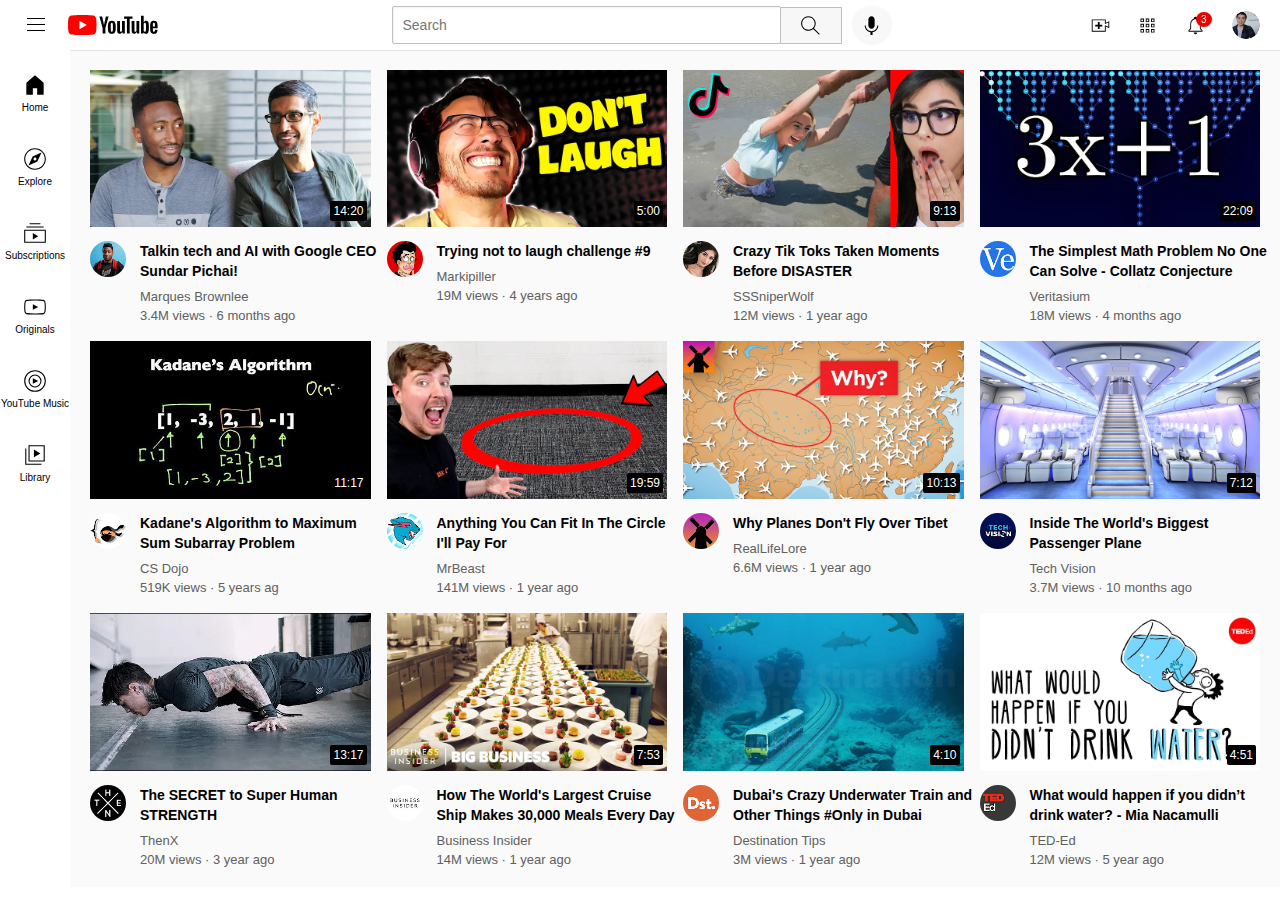
<file: index.html>
<!DOCTYPE html>
<html lang="en">
<head>
    <meta charset="UTF-8">
    <meta http-equiv="X-UA-Compatible" content="IE=edge">
    <meta name="viewport" content="width=device-width, initial-scale=1.0">
    <title>YouTube Clone</title>
    <link rel="stylesheet" href="styles-CSS-files/YT-Video.css">
    <link rel="stylesheet" href="styles-CSS-files/YT-Header.css">
    <link rel="stylesheet" href="styles-CSS-files/YT-General.css">
    <link rel="stylesheet" href="styles-CSS-files/YT-SideBar.css">
</head>

<body>

    <!-- Head-Top Section: Start -->    

    <header class="header">



        <div class="left-sec">
            <img class="hamburger-menu-icon" src="Header-pics/hamburger-menu-icon.svg" alt="">
            <img class="youtube-logo" src="Header-pics/youtube-logo.svg" alt="">
        </div>

        <div class="middle-sec"> 

            <input class="search-bar" type="text" placeholder="Search" >

            <button class="search-btn">
                <img class="search-icon" src="Header-pics/search-icon.svg" alt="">
                <div class="tooltip">Search</div>
            </button>

            <button class="voice-search-btn">
                <img class="voice-search-icon" src="Header-pics/voice-search-icon.svg" alt="">
                <div class="tooltip"> Search with your voice </div>
            </button>

        </div>

        <div class="right-sec">
            <div class="upload-video-container">
                <img class="upload-video-icon" src="Header-pics/upload-video-cam.svg" alt="">
                <div class="tooltip"> Create </div>
            </div>

            <div class="youtube-apps-container">
                <img class="youtube-apps-icon" src="Header-pics/youtube-apps-icon.svg" alt="">
                <div class="tooltip">YouTube apps</div>

            </div>
            <div class="notifications-icon-container">
                <img class="notifications-icon" src="Header-pics/notifications-icon.svg" alt="">
                <div class="notifications-count">3</div>
                <div class="tooltip"> Notifications </div>

            </div>
            <img class="user-profile-pic" src="Header-pics/user-profile-pic.jpeg" alt="">
        </div>

    </header>
    
    <!-- Head-Top Section: End -->


    <!-- Side Bar: Section -->

    <nav class="side-bar">
        <div class="sidebar-links">
            <img src="side-bar-icons/home-icon.svg" alt="">
            <div>Home</div>
        </div>
        <div class="sidebar-links">
            <img src="side-bar-icons/explore-icon.svg" alt="">
            <div>Explore</div>
        </div>
        <div class="sidebar-links">
            <img src="side-bar-icons/subscriptions-icon.svg" alt="">
            <div>Subscriptions</div>
        </div>
        <div class="sidebar-links">
            <img src="side-bar-icons/youtube-originals-icon.svg" alt="">
            <div>Originals</div>
        </div>
        <div class="sidebar-links">
            <img src="side-bar-icons/youtube-music-icon.svg" alt="">
            <div>YouTube Music</div>
        </div>
        <div class="sidebar-links">
            <img src="side-bar-icons/library-icon.svg" alt="">
            <div>Library</div>
        </div>
    </nav>

    <!-- Side Bar: End -->



    <!-- 12 Video-preview boxes: Start -->

    <main>
        <section class="video-grid">
        <a href="https://www.youtube.com/watch?v=n2RNcPRtAiY">
            <div class="video-preview">
                
                <div class="thumbnail-row" >
                    <img class="thumbnail" src="thumbnails/thumbnail-1.webp" alt="">
                    <div class="video-time">14:20 </div>
                </div>

                <div class="video-info-grid">

                    <div class="channel-pic">
                        <img class="profile-pic" src="channel-pics/channel-1.jpeg" alt="">
                    </div>

                    <div class="video-info">
                        <p class="video-title">Talkin tech and AI with Google CEO Sundar Pichai!</p>
                        <p class="video-author">Marques Brownlee</p>
                        <p class="video-stats">3.4M views &#183; 6 months ago</p>
                    </div>

                </div>
            </div>
            </a>
           

            <div class="video-preview">
                
                <div class="thumbnail-row" >
                    <img class="thumbnail" src="thumbnails/thumbnail-2.webp" alt="">
                    <div class="video-time">5:00 </div>
                </div>

                <div class="video-info-grid">
                    <div class="channel-pic">
                        <img class="profile-pic" src="channel-pics/channel-2.jpeg" alt="">
                    </div>

                    <div class="video-info">
                        <p class="video-title">Trying not to laugh challenge #9</p>
                        <p class="video-author">Markipiller</p>
                        <p class="video-stats">19M views &#183; 4 years ago</p>
                    </div>
                </div>
            </div>
        
            <div class="video-preview">
                
                <div class="thumbnail-row" >
                    <img class="thumbnail" src="thumbnails/thumbnail-3.webp" alt="">
                    <div class="video-time">9:13</div>
                </div>
                <div class="video-info-grid">

                    <div class="channel-pic">
                        <img class="profile-pic" src="channel-pics/channel-3.jpeg" alt="">
                    </div>

                    <div class="video-info">
                        <p class="video-title">Crazy Tik Toks Taken Moments Before DISASTER</p>
                        <p class="video-author">SSSniperWolf</p>
                        <p class="video-stats">12M views  &#183; 1 year ago</p>
                    </div>
                </div>
            </div>

            <div class="video-preview">
            
                <div class="thumbnail-row" >
                    <img class="thumbnail" src="thumbnails/thumbnail-4.webp" alt="">
                    <div class="video-time">22:09</div>
                </div>
                <div class="video-info-grid">
                    <div class="channel-pic">
                        <img class="profile-pic" src="channel-pics/channel-4.jpeg" alt="">
                    </div>

                    <div class="video-info">
                        <p class="video-title">The Simplest Math Problem No One Can Solve - Collatz Conjecture</p>
                        <p class="video-author">Veritasium</p>
                        <p class="video-stats">18M views  &#183; 4 months ago</p>
                    </div>
                </div>
            </div>

            <div class="video-preview">
            
                <div class="thumbnail-row" >
                    <img class="thumbnail" src="thumbnails/thumbnail-5.webp" alt="">
                    <div class="video-time">11:17</div>
                </div>
                <div class="video-info-grid">
                    <div class="channel-pic">
                        <img class="profile-pic" src="channel-pics/channel-5.jpeg" alt="">
                    </div>

                    <div class="video-info">
                        <p class="video-title">Kadane's Algorithm to Maximum Sum Subarray Problem</p>
                        <p class="video-author">CS Dojo</p>
                        <p class="video-stats">519K views  &#183; 5 years ag</p>
                    </div>
                </div>

            </div>

            <div class="video-preview">
            
                <div class="thumbnail-row" >
                    <img class="thumbnail" src="thumbnails/thumbnail-6.webp" alt="">
                    <div class="video-time">19:59</div>
                </div>
                <div class="video-info-grid">
                    <div class="channel-pic">
                        <img class="profile-pic" src="channel-pics/channel-6.jpeg" alt="">
                    </div>

                    <div class="video-info">
                        <p class="video-title">Anything You Can Fit In The Circle I'll Pay For</p>
                        <p class="video-author">MrBeast</p>
                        <p class="video-stats">141M views  &#183; 1 year ago</p>
                    </div>
                </div>
            </div>

            <div class="video-preview">
            
                <div class="thumbnail-row" >
                    <img class="thumbnail" src="thumbnails/thumbnail-7.webp" alt="">
                    <div class="video-time">10:13</div>
                </div>
                <div class="video-info-grid">
                    <div class="channel-pic">
                        <img class="profile-pic" src="channel-pics/channel-7.jpeg" alt="">
                    </div>

                    <div class="video-info">
                        <p class="video-title"> Why Planes Don't Fly Over Tibet</p>
                        <p class="video-author">RealLifeLore</p>
                        <p class="video-stats">6.6M views  &#183; 1 year ago</p>
                    </div>
                </div>
            </div>

            <div class="video-preview">
            
                <div class="thumbnail-row" >
                    <img class="thumbnail" src="thumbnails/thumbnail-8.webp" alt="">
                    <div class="video-time">7:12</div>
                </div>
                <div class="video-info-grid">
                    <div class="channel-pic">
                        <img class="profile-pic" src="channel-pics/channel-8.jpeg" alt="">
                    </div>

                    <div class="video-info">
                        <p class="video-title">Inside The World's Biggest Passenger Plane</p>
                        <p class="video-author">Tech Vision</p>
                        <p class="video-stats">3.7M views  &#183; 10 months ago</p>
                    </div>
                </div>
            </div>
            
            <div class="video-preview">
            
                <div class="thumbnail-row" >
                    <img class="thumbnail" src="thumbnails/thumbnail-9.webp" alt="">
                    <div class="video-time">13:17</div>
                </div>
                <div class="video-info-grid">
                    <div class="channel-pic">
                        <img class="profile-pic" src="channel-pics/channel-9.jpeg" alt="">
                    </div>

                    <div class="video-info">
                        <p class="video-title">The SECRET to Super Human STRENGTH</p>
                        <p class="video-author">ThenX</p>
                        <p class="video-stats">20M views  &#183; 3 year ago</p>
                    </div>
                </div>
            </div>

            <div class="video-preview">
            
                <div class="thumbnail-row" >
                    <img class="thumbnail" src="thumbnails/thumbnail-10.webp" alt="">
                    <div class="video-time">7:53</div>
                </div>
                <div class="video-info-grid">
                    <div class="channel-pic">
                        <img class="profile-pic" src="channel-pics/channel-10.jpeg" alt="">
                    </div>

                    <div class="video-info">
                        <p class="video-title">How The World's Largest Cruise Ship Makes 30,000 Meals Every Day</p>
                        <p class="video-author">Business Insider</p>
                        <p class="video-stats">14M views  &#183; 1 year ago</p>
                    </div>
                </div>
            </div>

        <div class="video-preview">
            
                <div class="thumbnail-row" >
                    <img class="thumbnail" src="thumbnails/thumbnail-11.webp" alt="">
                    <div class="video-time">4:10</div>
                </div>
                <div class="video-info-grid">
                    <div class="channel-pic">
                        <img class="profile-pic" src="channel-pics/channel-11.jpeg" alt="">
                    </div>

                    <div class="video-info">
                        <p class="video-title">Dubai's Crazy Underwater Train and Other Things #Only in Dubai</p>
                        <p class="video-author">Destination Tips</p>
                        <p class="video-stats">3M views  &#183; 1 year ago</p>
                    </div>
                </div>
            </div>

            <div class="video-preview">
            
                <div class="thumbnail-row" >
                    <img class="thumbnail" src="thumbnails/thumbnail-12.webp" alt="">
                    <div class="video-time">4:51</div>
                </div>
                <div class="video-info-grid">
                    <div class="channel-pic">
                        <img class="profile-pic" src="channel-pics/channel-12.jpeg" alt="">
                    </div>

                    <div class="video-info">
                        <p class="video-title">What would happen if you didn’t drink water? - Mia Nacamulli</p>
                        <p class="video-author">TED-Ed</p>
                        <p class="video-stats">12M views  &#183; 5 year ago</p>
                    </div>
                </div>
            </div>
            
        </section>
    </main>

    <!-- 12 Video-preview boxes: End -->





    


</body>
</html>
</file>
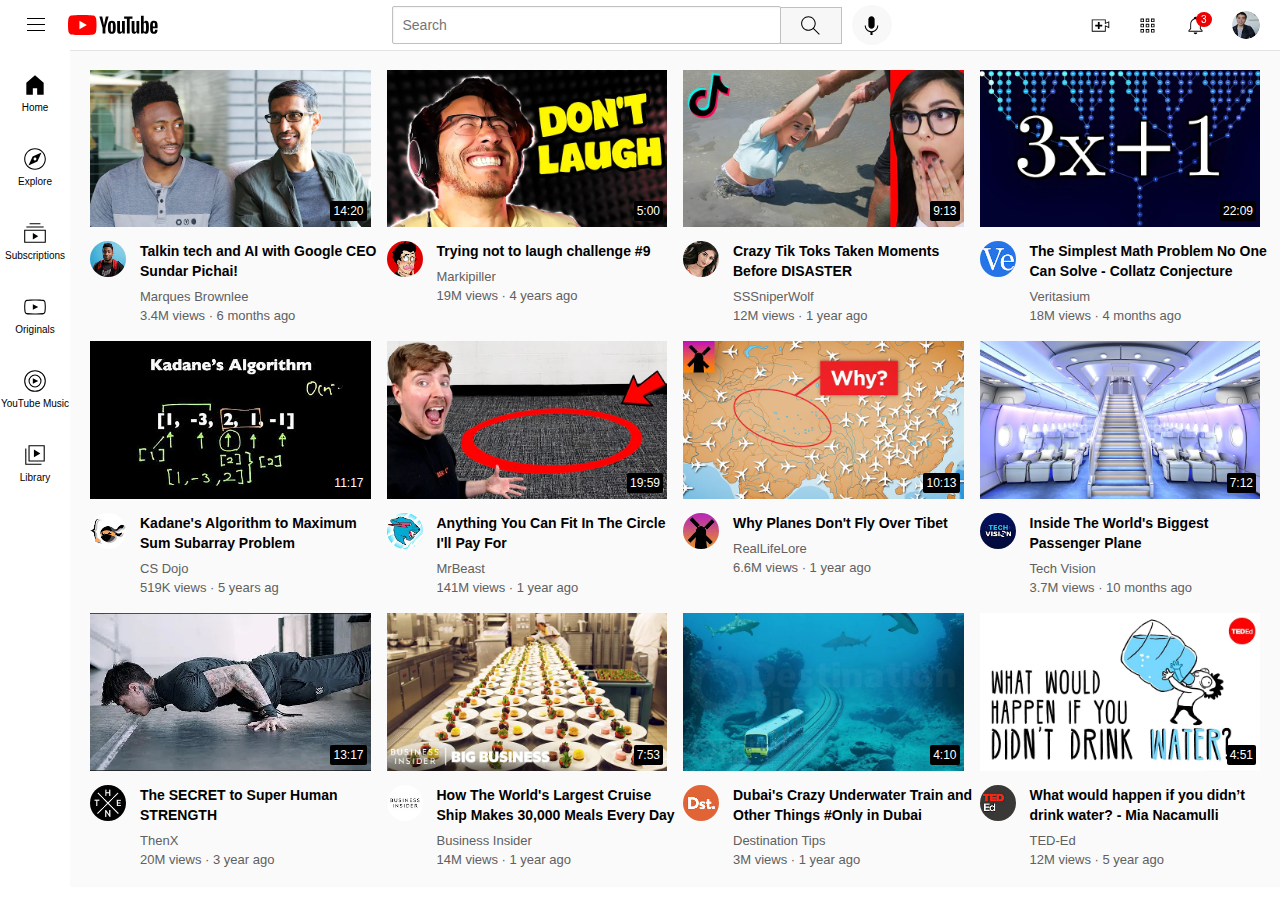
<file: webYT.html>
<!DOCTYPE html>
<html lang="en">
<head>
    <meta charset="UTF-8">
    <meta http-equiv="X-UA-Compatible" content="IE=edge">
    <meta name="viewport" content="width=device-width, initial-scale=1.0">
    <title>YouTube Clone</title>
    <link rel="stylesheet" href="styles-CSS-files/YT-Video.css">
    <link rel="stylesheet" href="styles-CSS-files/YT-Header.css">
    <link rel="stylesheet" href="styles-CSS-files/YT-General.css">
    <link rel="stylesheet" href="styles-CSS-files/YT-SideBar.css">
</head>

<body>

    <!-- Head-Top Section: Start -->    

    <header class="header">



        <div class="left-sec">
            <img class="hamburger-menu-icon" src="Header-pics/hamburger-menu-icon.svg" alt="">
            <img class="youtube-logo" src="Header-pics/youtube-logo.svg" alt="">
        </div>

        <div class="middle-sec"> 

            <input class="search-bar" type="text" placeholder="Search" >

            <button class="search-btn">
                <img class="search-icon" src="Header-pics/search-icon.svg" alt="">
                <div class="tooltip">Search</div>
            </button>

            <button class="voice-search-btn">
                <img class="voice-search-icon" src="Header-pics/voice-search-icon.svg" alt="">
                <div class="tooltip"> Search with your voice </div>
            </button>

        </div>

        <div class="right-sec">
            <div class="upload-video-container">
                <img class="upload-video-icon" src="Header-pics/upload-video-cam.svg" alt="">
                <div class="tooltip"> Create </div>
            </div>

            <div class="youtube-apps-container">
                <img class="youtube-apps-icon" src="Header-pics/youtube-apps-icon.svg" alt="">
                <div class="tooltip">YouTube apps</div>

            </div>
            <div class="notifications-icon-container">
                <img class="notifications-icon" src="Header-pics/notifications-icon.svg" alt="">
                <div class="notifications-count">3</div>
                <div class="tooltip"> Notifications </div>

            </div>
            <img class="user-profile-pic" src="Header-pics/user-profile-pic.jpeg" alt="">
        </div>

    </header>
    
    <!-- Head-Top Section: End -->


    <!-- Side Bar: Section -->

    <nav class="side-bar">
        <div class="sidebar-links">
            <img src="side-bar-icons/home-icon.svg" alt="">
            <div>Home</div>
        </div>
        <div class="sidebar-links">
            <img src="side-bar-icons/explore-icon.svg" alt="">
            <div>Explore</div>
        </div>
        <div class="sidebar-links">
            <img src="side-bar-icons/subscriptions-icon.svg" alt="">
            <div>Subscriptions</div>
        </div>
        <div class="sidebar-links">
            <img src="side-bar-icons/youtube-originals-icon.svg" alt="">
            <div>Originals</div>
        </div>
        <div class="sidebar-links">
            <img src="side-bar-icons/youtube-music-icon.svg" alt="">
            <div>YouTube Music</div>
        </div>
        <div class="sidebar-links">
            <img src="side-bar-icons/library-icon.svg" alt="">
            <div>Library</div>
        </div>
    </nav>

    <!-- Side Bar: End -->



    <!-- 12 Video-preview boxes: Start -->

    <main>
        <section class="video-grid">

            <div class="video-preview">
                
                <div class="thumbnail-row" >
                    <img class="thumbnail" src="thumbnails/thumbnail-1.webp" alt="">
                    <div class="video-time">14:20 </div>
                </div>

                <div class="video-info-grid">

                    <div class="channel-pic">
                        <img class="profile-pic" src="channel-pics/channel-1.jpeg" alt="">
                    </div>

                    <div class="video-info">
                        <p class="video-title">Talkin tech and AI with Google CEO Sundar Pichai!</p>
                        <p class="video-author">Marques Brownlee</p>
                        <p class="video-stats">3.4M views &#183; 6 months ago</p>
                    </div>

                </div>
            </div>

            <div class="video-preview">
                
                <div class="thumbnail-row" >
                    <img class="thumbnail" src="thumbnails/thumbnail-2.webp" alt="">
                    <div class="video-time">5:00 </div>
                </div>

                <div class="video-info-grid">
                    <div class="channel-pic">
                        <img class="profile-pic" src="channel-pics/channel-2.jpeg" alt="">
                    </div>

                    <div class="video-info">
                        <p class="video-title">Trying not to laugh challenge #9</p>
                        <p class="video-author">Markipiller</p>
                        <p class="video-stats">19M views &#183; 4 years ago</p>
                    </div>
                </div>
            </div>
        
            <div class="video-preview">
                
                <div class="thumbnail-row" >
                    <img class="thumbnail" src="thumbnails/thumbnail-3.webp" alt="">
                    <div class="video-time">9:13</div>
                </div>
                <div class="video-info-grid">

                    <div class="channel-pic">
                        <img class="profile-pic" src="channel-pics/channel-3.jpeg" alt="">
                    </div>

                    <div class="video-info">
                        <p class="video-title">Crazy Tik Toks Taken Moments Before DISASTER</p>
                        <p class="video-author">SSSniperWolf</p>
                        <p class="video-stats">12M views  &#183; 1 year ago</p>
                    </div>
                </div>
            </div>

            <div class="video-preview">
            
                <div class="thumbnail-row" >
                    <img class="thumbnail" src="thumbnails/thumbnail-4.webp" alt="">
                    <div class="video-time">22:09</div>
                </div>
                <div class="video-info-grid">
                    <div class="channel-pic">
                        <img class="profile-pic" src="channel-pics/channel-4.jpeg" alt="">
                    </div>

                    <div class="video-info">
                        <p class="video-title">The Simplest Math Problem No One Can Solve - Collatz Conjecture</p>
                        <p class="video-author">Veritasium</p>
                        <p class="video-stats">18M views  &#183; 4 months ago</p>
                    </div>
                </div>
            </div>

            <div class="video-preview">
            
                <div class="thumbnail-row" >
                    <img class="thumbnail" src="thumbnails/thumbnail-5.webp" alt="">
                    <div class="video-time">11:17</div>
                </div>
                <div class="video-info-grid">
                    <div class="channel-pic">
                        <img class="profile-pic" src="channel-pics/channel-5.jpeg" alt="">
                    </div>

                    <div class="video-info">
                        <p class="video-title">Kadane's Algorithm to Maximum Sum Subarray Problem</p>
                        <p class="video-author">CS Dojo</p>
                        <p class="video-stats">519K views  &#183; 5 years ag</p>
                    </div>
                </div>

            </div>

            <div class="video-preview">
            
                <div class="thumbnail-row" >
                    <img class="thumbnail" src="thumbnails/thumbnail-6.webp" alt="">
                    <div class="video-time">19:59</div>
                </div>
                <div class="video-info-grid">
                    <div class="channel-pic">
                        <img class="profile-pic" src="channel-pics/channel-6.jpeg" alt="">
                    </div>

                    <div class="video-info">
                        <p class="video-title">Anything You Can Fit In The Circle I'll Pay For</p>
                        <p class="video-author">MrBeast</p>
                        <p class="video-stats">141M views  &#183; 1 year ago</p>
                    </div>
                </div>
            </div>

            <div class="video-preview">
            
                <div class="thumbnail-row" >
                    <img class="thumbnail" src="thumbnails/thumbnail-7.webp" alt="">
                    <div class="video-time">10:13</div>
                </div>
                <div class="video-info-grid">
                    <div class="channel-pic">
                        <img class="profile-pic" src="channel-pics/channel-7.jpeg" alt="">
                    </div>

                    <div class="video-info">
                        <p class="video-title"> Why Planes Don't Fly Over Tibet</p>
                        <p class="video-author">RealLifeLore</p>
                        <p class="video-stats">6.6M views  &#183; 1 year ago</p>
                    </div>
                </div>
            </div>

            <div class="video-preview">
            
                <div class="thumbnail-row" >
                    <img class="thumbnail" src="thumbnails/thumbnail-8.webp" alt="">
                    <div class="video-time">7:12</div>
                </div>
                <div class="video-info-grid">
                    <div class="channel-pic">
                        <img class="profile-pic" src="channel-pics/channel-8.jpeg" alt="">
                    </div>

                    <div class="video-info">
                        <p class="video-title">Inside The World's Biggest Passenger Plane</p>
                        <p class="video-author">Tech Vision</p>
                        <p class="video-stats">3.7M views  &#183; 10 months ago</p>
                    </div>
                </div>
            </div>
            
            <div class="video-preview">
            
                <div class="thumbnail-row" >
                    <img class="thumbnail" src="thumbnails/thumbnail-9.webp" alt="">
                    <div class="video-time">13:17</div>
                </div>
                <div class="video-info-grid">
                    <div class="channel-pic">
                        <img class="profile-pic" src="channel-pics/channel-9.jpeg" alt="">
                    </div>

                    <div class="video-info">
                        <p class="video-title">The SECRET to Super Human STRENGTH</p>
                        <p class="video-author">ThenX</p>
                        <p class="video-stats">20M views  &#183; 3 year ago</p>
                    </div>
                </div>
            </div>

            <div class="video-preview">
            
                <div class="thumbnail-row" >
                    <img class="thumbnail" src="thumbnails/thumbnail-10.webp" alt="">
                    <div class="video-time">7:53</div>
                </div>
                <div class="video-info-grid">
                    <div class="channel-pic">
                        <img class="profile-pic" src="channel-pics/channel-10.jpeg" alt="">
                    </div>

                    <div class="video-info">
                        <p class="video-title">How The World's Largest Cruise Ship Makes 30,000 Meals Every Day</p>
                        <p class="video-author">Business Insider</p>
                        <p class="video-stats">14M views  &#183; 1 year ago</p>
                    </div>
                </div>
            </div>

        <div class="video-preview">
            
                <div class="thumbnail-row" >
                    <img class="thumbnail" src="thumbnails/thumbnail-11.webp" alt="">
                    <div class="video-time">4:10</div>
                </div>
                <div class="video-info-grid">
                    <div class="channel-pic">
                        <img class="profile-pic" src="channel-pics/channel-11.jpeg" alt="">
                    </div>

                    <div class="video-info">
                        <p class="video-title">Dubai's Crazy Underwater Train and Other Things #Only in Dubai</p>
                        <p class="video-author">Destination Tips</p>
                        <p class="video-stats">3M views  &#183; 1 year ago</p>
                    </div>
                </div>
            </div>

            <div class="video-preview">
            
                <div class="thumbnail-row" >
                    <img class="thumbnail" src="thumbnails/thumbnail-12.webp" alt="">
                    <div class="video-time">4:51</div>
                </div>
                <div class="video-info-grid">
                    <div class="channel-pic">
                        <img class="profile-pic" src="channel-pics/channel-12.jpeg" alt="">
                    </div>

                    <div class="video-info">
                        <p class="video-title">What would happen if you didn’t drink water? - Mia Nacamulli</p>
                        <p class="video-author">TED-Ed</p>
                        <p class="video-stats">12M views  &#183; 5 year ago</p>
                    </div>
                </div>
            </div>
            
        </section>
    </main>

    <!-- 12 Video-preview boxes: End -->





    


</body>
</html>
</file>
<file: styles-CSS-files/YT-Video.css>
.video-grid{
    display: grid;
    grid-template-columns: 1fr 1fr 1fr 1fr;
    column-gap: 16px;
    row-gap: 18px;
    padding: 20px;
    background-color: rgb(250, 250, 250);
}

/* To make the dcreen responsive we use ==> Mediw Query */
/* Anything we write in here will work only if the screen size is less than what we specify */

@media (max-width:1000px)  {
    .video-grid{
        grid-template-columns: 1fr 1fr 1fr;
    }
}

@media  (max-width:700px) {
    .video-grid{
        grid-template-columns: 1fr 1fr;
    }
}
@media (max-width:440px) {
    .video-grid{
        grid-template-columns: 1fr;
    }
    
}

.thumbnail{
    width: 100%;
}

.video-title{
    margin-top: 0;
    font-size: 14px;
    font-weight: bold;
    line-height: 20px;
    margin-bottom: 8px;
}
.video-author,
.video-stats{
    font-size: 13px;
    color: rgb(96, 96, 96);

}

.video-author{
    margin-bottom: 4px;
}

.video-info-grid{
    display: grid;
    grid-template-columns: 40px 1fr;
    
}


.video-info {
    
    width: 100%;
    margin-left: 10px;
    
}

.thumbnail-row{
    margin-bottom: 10px;
    position: relative;
}
.video-time{
    position: absolute; 
    background-color: black; 
    color: white;
    bottom: 10px;
    right: 4px;
    font-family: Arial, Helvetica, sans-serif;
    font-size: 12px;
    font-weight: 500;
    padding: 3px 3px;
    border-radius: 2px;

}

.profile-pic{
    width: 36px; /* img will take the entire space available in its container(channel-pic)  */
    border-radius: 50%;
}
</file>
<file: styles-CSS-files/YT-Header.css>
.header{
    height: 50px;
    display: flex;
    flex-direction: row;
    justify-content: space-between;
    background-color: white;

    position: fixed;
    left: 0px;
    right: 0px;
    top: 0;

    border-bottom: 1px solid rgb(228 228 228);

    z-index: 100;
}


/* Left Section: Start */
.left-sec{

    display: flex;
    align-items: center;
    
}
.hamburger-menu-icon{
    height: 24px;
    margin-left: 24px;
    margin-right: 20px;
}
.youtube-logo{
    height: 20px;
    
}
/* Left Section: End */


/* Middle Section: Start */
.middle-sec{
    flex: 1;
    margin-left: 70px;
    margin-right: 35px;
    max-width: 500px;
    display: flex;
    align-items: center;
}

.search-bar{
    flex: 1;
    height: 34px;
    padding-left: 10px;
    font-size: 16px;
    border: 1px solid rgb(192, 192, 192);
    border-radius: 2px;
    box-shadow: inset 1px 1px 2px rgba(0,0,0,0.05);
    width: 0;

}
.search-bar::placeholder{
    font-family: Arial, Helvetica, sans-serif;
    font-size: 14px;
    
}
.search-btn{
    height: 37px;
    width: 62px;
    background-color: rgb(247, 247, 247);
    border: 1px solid rgb(192, 192, 192);
    /* border-left: none;  OR as like below*/
    margin-left: -1px;
    margin-right: 10px;
}

.search-btn,
.voice-search-btn,
.upload-video-container,
.youtube-apps-container,
.notifications-icon-container{
    display: flex;
    position: relative;
    justify-content: center;
    /* Making it a flex for the tooltips to align center ww.r.t its buttons */
    align-items: center;
}

/* Code for tooptips that appears benith the icons */
.search-btn .tooltip,
.voice-search-btn .tooltip,
.upload-video-container .tooltip,
.youtube-apps-container .tooltip,
.notifications-icon-container .tooltip{
    position: absolute;
    bottom: -30px;
    background-color: gray;
    color: white;
    padding: 4px 6px;
    border-radius: 2px;
    font-size: 12px;
    opacity: 0;
    transition: opacity 0.15s;
    /* Because our tooltip is inside the btn - when hovered on the search text, 
       it is considered hovering on the btn and the text appears so, to counter this use ==> pointer events: none */
    pointer-events: none;
    white-space: nowrap;
    /* White space no wrap means ==> texts will not appear on the white space */

}

.search-btn:hover .tooltip,
.voice-search-btn:hover .tooltip,
.upload-video-container:hover .tooltip,
.youtube-apps-container:hover .tooltip,
.notifications-icon-container:hover .tooltip{
    opacity: 1;
}
.search-icon{
    height: 25px;
}
.voice-search-btn{
    height: 40px;
    width: 40px;
    border: none;
    background-color:rgb(248, 248, 248);
    border-radius: 50%;
    
}
.voice-search-icon{
    height: 25px;
}
/* Middle Section: End */



/* Right Section: Start */
.right-sec{
    margin-right: 20px;
    display: flex;
    width: 170px;
    justify-content: space-between;
    align-items: center;
    flex-shrink: 0;   /* This means no matter the size of window - it will not shirnk as other flex things do */
}

.upload-video-icon{
    height: 21px;
    cursor: pointer;
}

.youtube-apps-icon{
    height: 21px;
    cursor: pointer;
}

.notifications-icon{
    height: 21px;
    cursor: pointer;
}
.notifications-icon-container{
    display: flex;
    align-items: center;
    position: relative;
}
.notifications-count{
    position: absolute;
    top: -3px;
    right: -6px;
    background-color: rgb(236, 0, 0);
    color: white;
    font-family: Arial, Helvetica, sans-serif;
    font-size: 10px;
    padding: 2px 5px;
    border-radius: 50%;
}
.user-profile-pic{
    height: 28px;
    border-radius: 50%;
}
/* Right Section: Start */
</file>
<file: styles-CSS-files/YT-General.css>
p{
    margin-top: 0;
    margin-bottom: 0;
    font-family: Arial, Helvetica, sans-serif;
    
}

body{
    margin: 0;
    padding-top: 50px;
    padding-left: 70px;
}
a{
    text-decoration: none !important;
    color: black !important;
}
</file>
<file: styles-CSS-files/YT-SideBar.css>
.side-bar{
    background-color: white;
    position: fixed;
    top: 45px;
    left: 0;
    bottom: 0;
    width: 70px;
    z-index: 200;
    padding-top: 10px;
}

/* */

.sidebar-links{
    height: 62px;
    display: flex;
    justify-content: center;
    align-items: center;
    flex-direction: column;
    cursor: pointer;
    padding: 6px 0px;
}
.sidebar-links:hover{
    background-color: rgb(235, 235, 235);
}

.sidebar-links img{
    height: 26px;
    margin-bottom: 4px;
}

.sidebar-links div{
    font-family: Arial, Helvetica, sans-serif;
    font-size: 10px;

}
</file>
